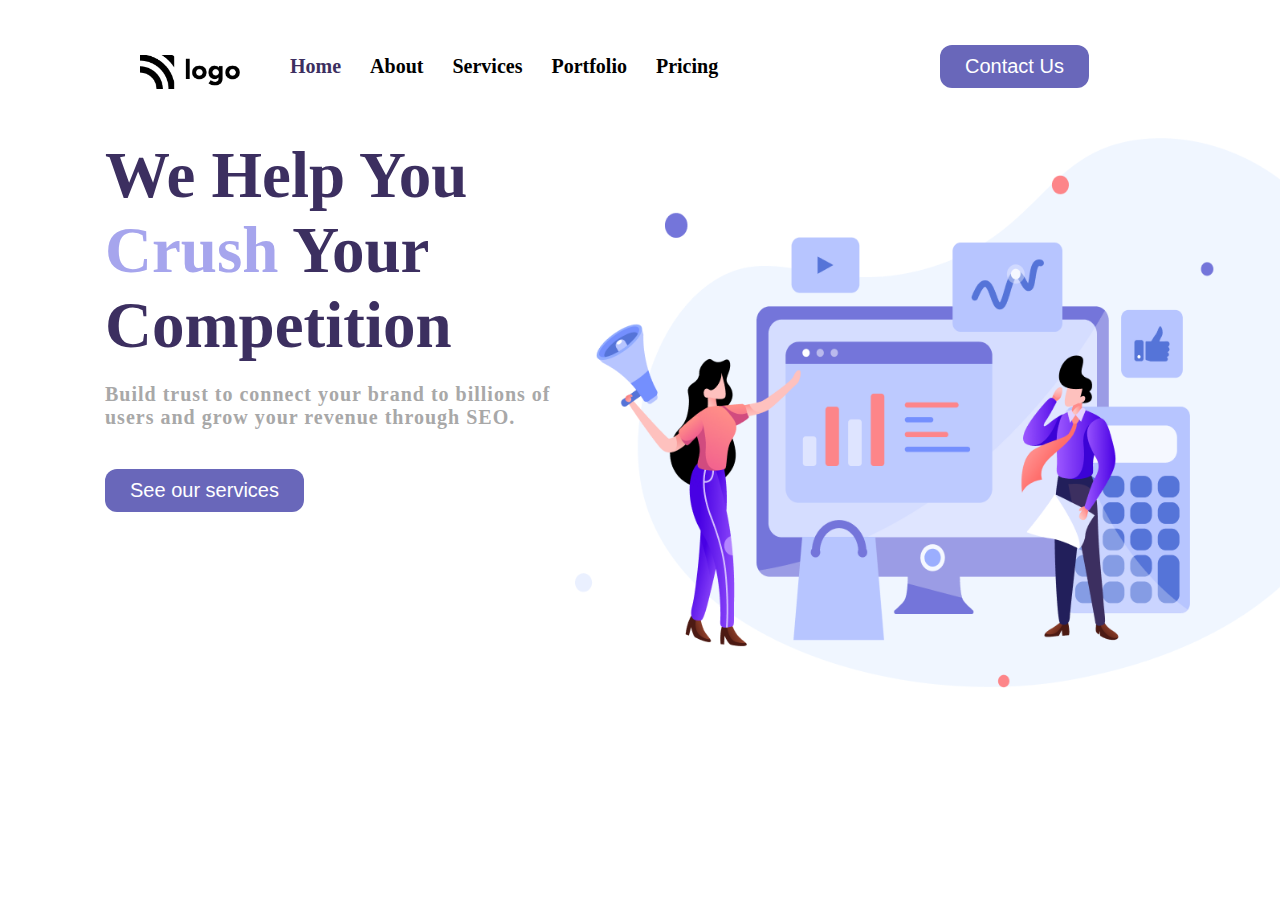
<file: live-class-project-04/index.html>
<!DOCTYPE html>
<html lang="en">
  <head>
    <meta charset="UTF-8" />
    <meta http-equiv="X-UA-Compatible" content="IE=edge" />
    <meta name="viewport" content="width=device-width, initial-scale=1.0" />
    <!-- stylesheet -->
    <link rel="stylesheet" href="style.css" />
    <!-- Font -->
    <link rel="preconnect" href="https://fonts.googleapis.com" />
    <link rel="preconnect" href="https://fonts.gstatic.com" crossorigin />
    <link
      href="https://fonts.googleapis.com/css2?family=Poppins:wght@200;300;400;500;600;700;800&display=swap"
      rel="stylesheet"
    />
    <title>Document</title>
  </head>
  <body>
    <div class="container">
      <section aria-label="navbar">
        <nav class="navbar-container">
          <div>
            <img src="./assets/Logo.png" alt="brand-logo" />
          </div>
          <div class="grow-list">
            <ul class="list">
              <li class="list-item">Home</li>
              <li class="list-item">About</li>
              <li class="list-item">Services</li>
              <li class="list-item">Portfolio</li>
              <li class="list-item">Pricing</li>
            </ul>
          </div>
          <div class="button-group">
            <button class="nav-button">Contact Us</button>
          </div>
        </nav>
      </section>
      <!-- Banner -->
      <section aria-label="banner">
        <div class="banner-container">
          <!-- Left text -->
          <div>
            <h1 class="heading-text">
              We Help You <span>Crush</span> Your Competition
            </h1>
            <p class="description">
              Build trust to connect your brand to billions of users and grow
              your revenue through SEO.
            </p>
            <button class="nav-button btn">See our services</button>
          </div>
          <!-- Right Text -->
          <div>
            <img src="./assets/Header Illustration.png" alt="illustration" />
          </div>
        </div>
      </section>
    </div>
  </body>
</html>
</file>
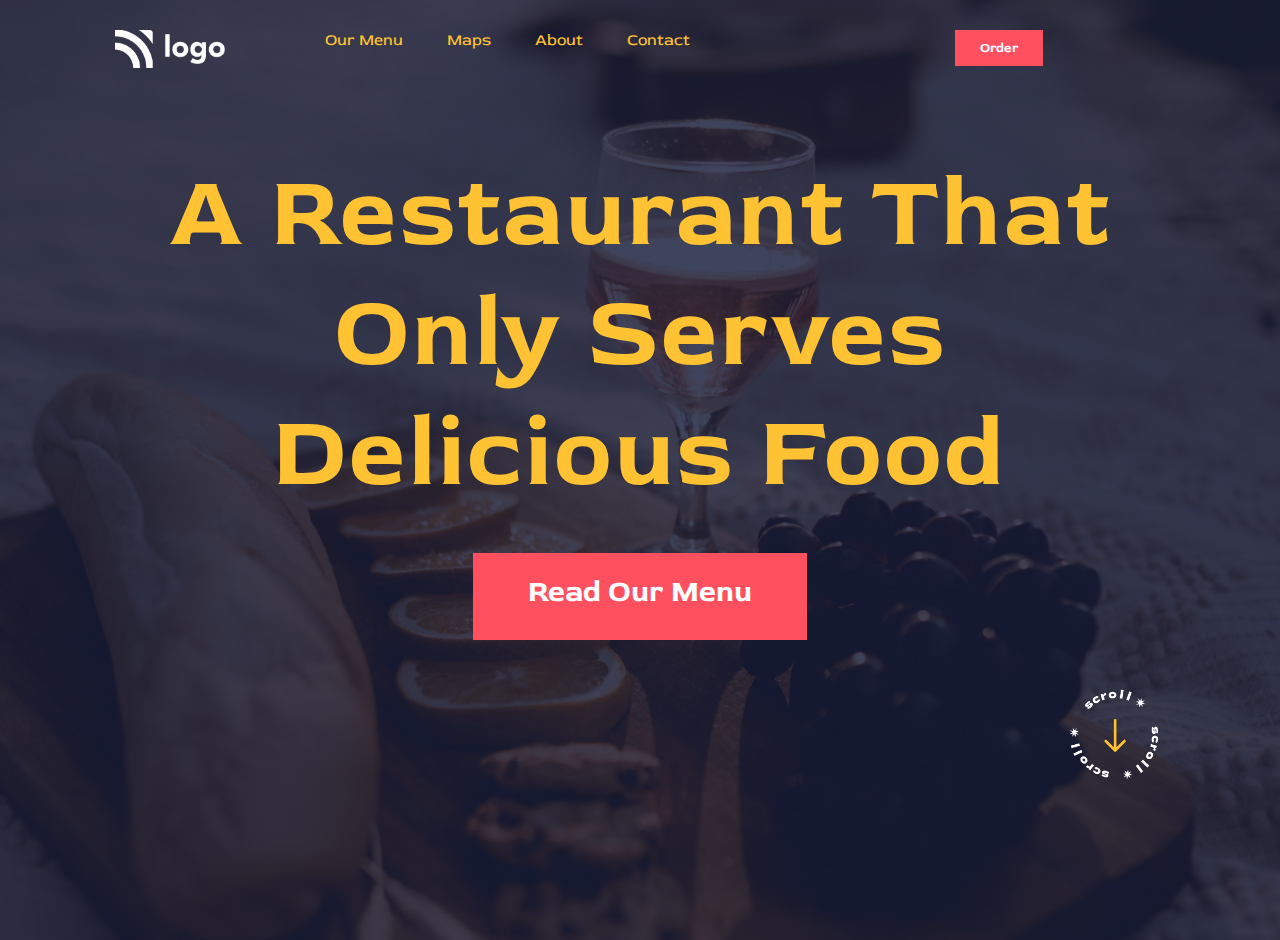
<file: live-class-project-2/index.html>
<!DOCTYPE html>
<html lang="en">
  <head>
    <meta charset="UTF-8" />
    <meta http-equiv="X-UA-Compatible" content="IE=edge" />
    <meta name="viewport" content="width=device-width, initial-scale=1.0" />
    <link rel="stylesheet" href="style.css" />
    <!-- Red Rose Font -->
    <link rel="preconnect" href="https://fonts.googleapis.com" />
    <link rel="preconnect" href="https://fonts.gstatic.com" crossorigin />
    <link
      href="https://fonts.googleapis.com/css2?family=Red+Rose:wght@300;400;500;600;700&display=swap"
      rel="stylesheet"
    />
    <!-- Dela Font -->
    <link rel="preconnect" href="https://fonts.googleapis.com" />
    <link rel="preconnect" href="https://fonts.gstatic.com" crossorigin />
    <link
      href="https://fonts.googleapis.com/css2?family=Dela+Gothic+One&display=swap"
      rel="stylesheet"
    />
    <title>Document</title>
  </head>
  <body>
    <div class="container">
      <section aria-label="navbar">
        <nav class="navbar">
          <div>
            <img src="./assets/white-logo.png" alt="logo" class="logo" />
          </div>
          <div>
            <ul class="list">
              <li class="list-item">Our Menu</li>
              <li class="list-item">Maps</li>
              <li class="list-item">About</li>
              <li class="list-item">Contact</li>
            </ul>
          </div>
          <div>
            <button class="button-small">Order</button>
          </div>
        </nav>
      </section>
      <!-- Hero Section -->
      <section aria-label="hero">
        <div class="hero">
          <h1 class="hero-heading">
            A Restaurant That Only Serves Delicious Food
          </h1>
          <button class="button-large">Read Our Menu</button>
          <div class="bottom">
            <div>
              <img src="./assets/scrool.png" alt="bottom-logo" />
            </div>
          </div>
        </div>
      </section>
    </div>
  </body>
</html>
</file>
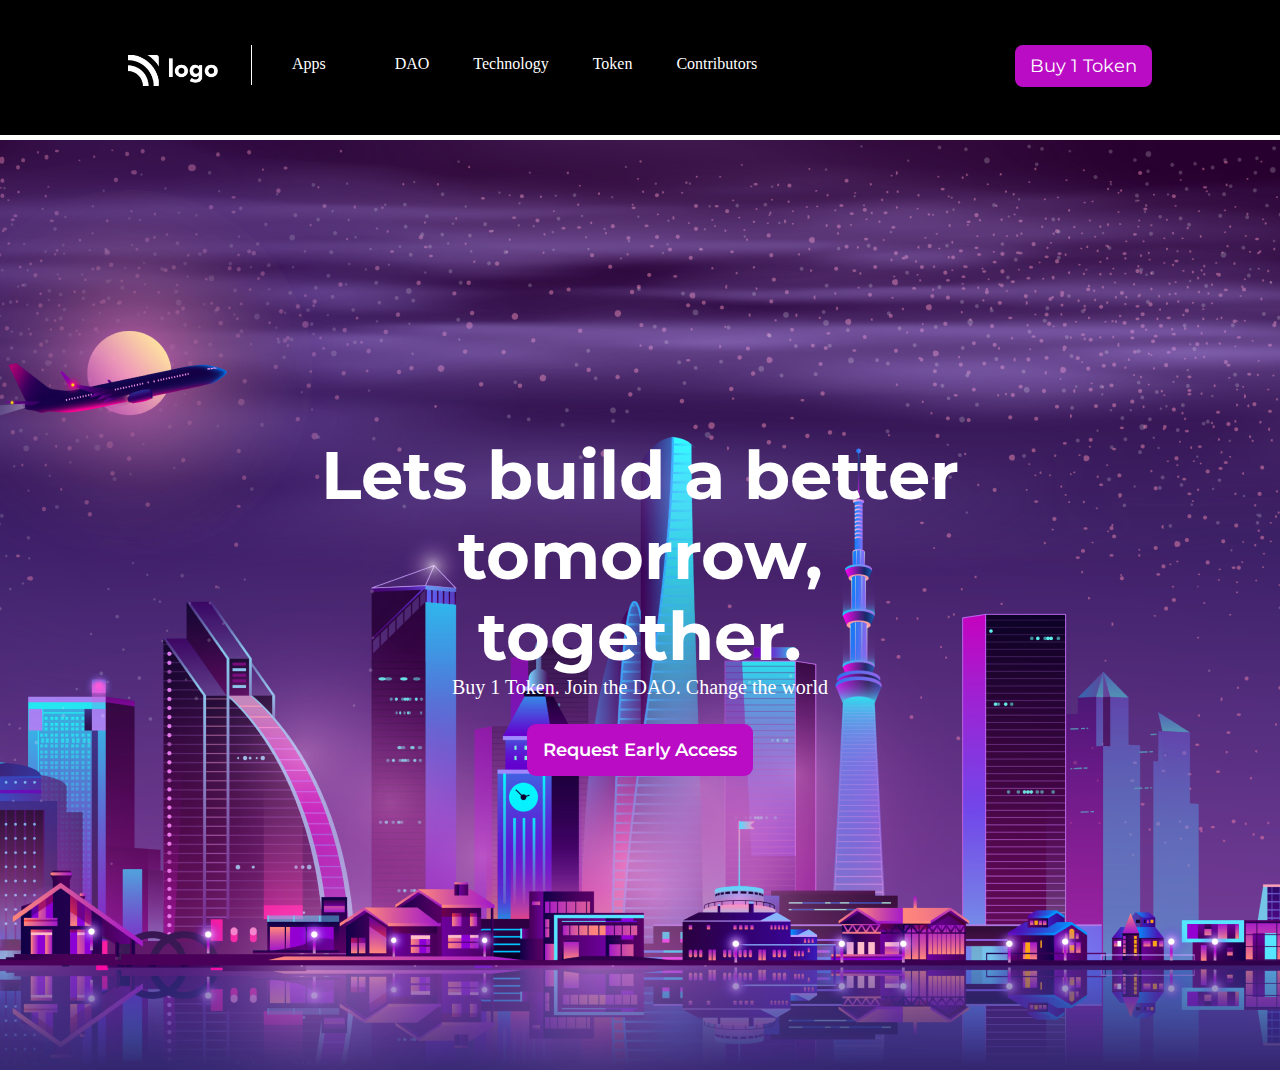
<file: live-class-project-5/index.html>
<!DOCTYPE html>
<html lang="en">
  <head>
    <meta charset="UTF-8" />
    <meta http-equiv="X-UA-Compatible" content="IE=edge" />
    <meta name="viewport" content="width=device-width, initial-scale=1.0" />
    <link rel="stylesheet" href="style.css" />
    <link rel="preconnect" href="https://fonts.googleapis.com" />
    <link rel="preconnect" href="https://fonts.gstatic.com" crossorigin />
    <link
      href="https://fonts.googleapis.com/css2?family=Poppins:wght@200;300;400;500;600;700;800&display=swap"
      rel="stylesheet"
    />
    <link rel="preconnect" href="https://fonts.googleapis.com" />
    <link rel="preconnect" href="https://fonts.gstatic.com" crossorigin />
    <link
      href="https://fonts.googleapis.com/css2?family=Montserrat:wght@600;700;800&display=swap"
      rel="stylesheet"
    />

    <title>Document</title>
  </head>
  <body>
    <div class="container">
      <section aria-label="navbar">
        <nav class="navbar">
          <div>
            <img src="./assets/white-logo.png" alt="logo" class="logo" />
          </div>
          <div class="line"></div>
          <div class="grow-list">
            <ul class="list">
              <li class="list-item">Apps</li>
              <li class="list-item">DAO</li>
              <li class="list-item">Technology</li>
              <li class="list-item">Token</li>
              <li class="list-item">Contributors</li>
            </ul>
          </div>
          <div>
            <button class="button-small">Buy 1 Token</button>
          </div>
        </nav>
      </section>
      <!-- Hero Section -->
      <section aria-label="hero">
        <div class="hero">
          <h1 class="hero-heading">Lets build a better tomorrow, together.</h1>
          <p class="hero-description">
            Buy 1 Token. Join the DAO. Change the world
          </p>
          <button class="button-large">Request Early Access</button>
        </div>
      </section>
    </div>
  </body>
</html>
</file>
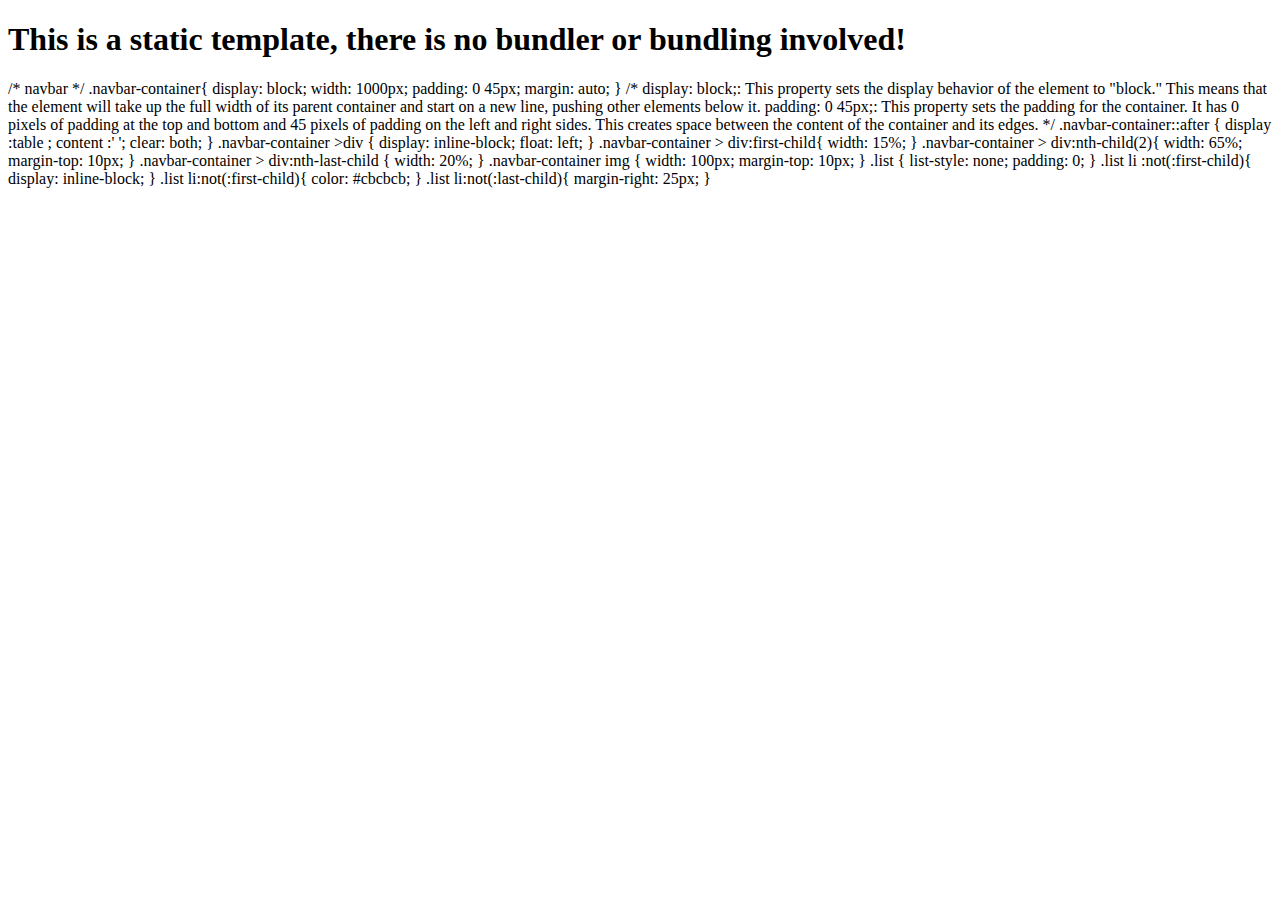
<file: live-class-project-04/test.html>
<!DOCTYPE html>
<html lang="en">
  <head>
    <meta charset="UTF-8">
    <meta name="viewport" content="width=device-width, initial-scale=1.0">
    <meta http-equiv="X-UA-Compatible" content="ie=edge">
    <title>Static Template</title>
  </head>
  <body>
    <h1>This is a static template, there is no bundler or bundling involved!</h1>
  </body>
</html>




/* navbar */

.navbar-container{
  display: block;
  width: 1000px;
  padding: 0 45px;
  margin: auto;
}

/* display: block;: This property sets the display behavior of the element to "block." This means that the element will take up the full width of its parent container and start on a new line, pushing other elements below it.

padding: 0 45px;: This property sets the padding for the container. It has 0 pixels of padding at the top and bottom and 45 pixels of padding on the left and right sides. This creates space between the
content of the container and its edges.
*/


.navbar-container::after {
  display :table ;
  content :' ';
  clear: both;
}

.navbar-container >div {
  display: inline-block;
  float: left;
}

.navbar-container > div:first-child{
  width: 15%;
}


.navbar-container > div:nth-child(2){
  width: 65%;
  margin-top: 10px;
}

.navbar-container > div:nth-last-child {
  width: 20%;
}

.navbar-container img {
  width: 100px;
  margin-top: 10px;
}
.list {
  list-style: none;
  padding: 0;
}

.list li :not(:first-child){
  display: inline-block;

}

.list li:not(:first-child){
  color: #cbcbcb;
}

.list li:not(:last-child){
  margin-right: 25px;
}
</file>
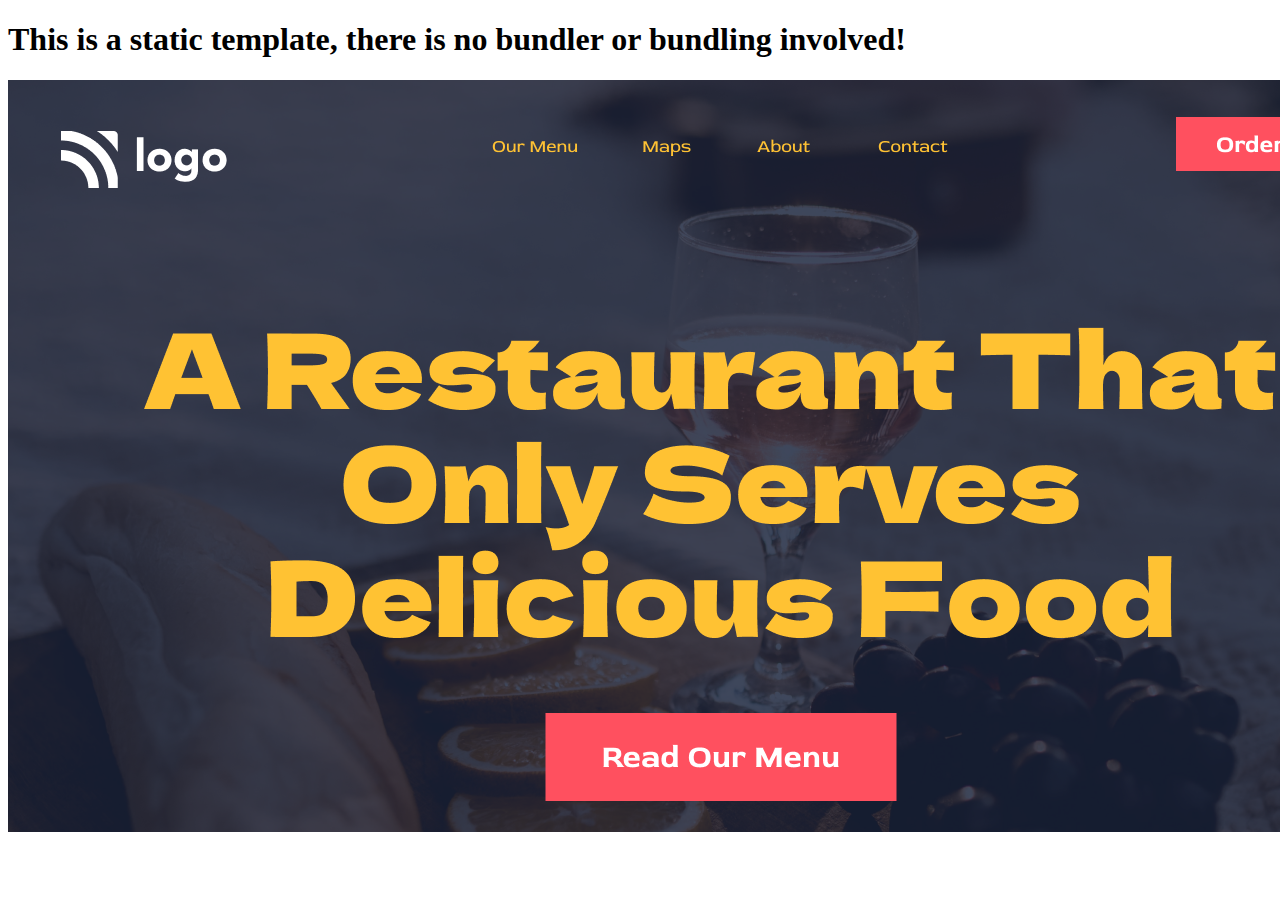
<file: live-class-project-2/test.html>
<!DOCTYPE html>
<html lang="en">
  <head>
    <meta charset="UTF-8">
    <meta name="viewport" content="width=device-width, initial-scale=1.0">
    <meta http-equiv="X-UA-Compatible" content="ie=edge">
    <title>Static Template</title>
  </head>
  <body>
    <h1>This is a static template, there is no bundler or bundling involved!</h1>

    <img src="thumbnail.png">
  </body>
</html>
</file>
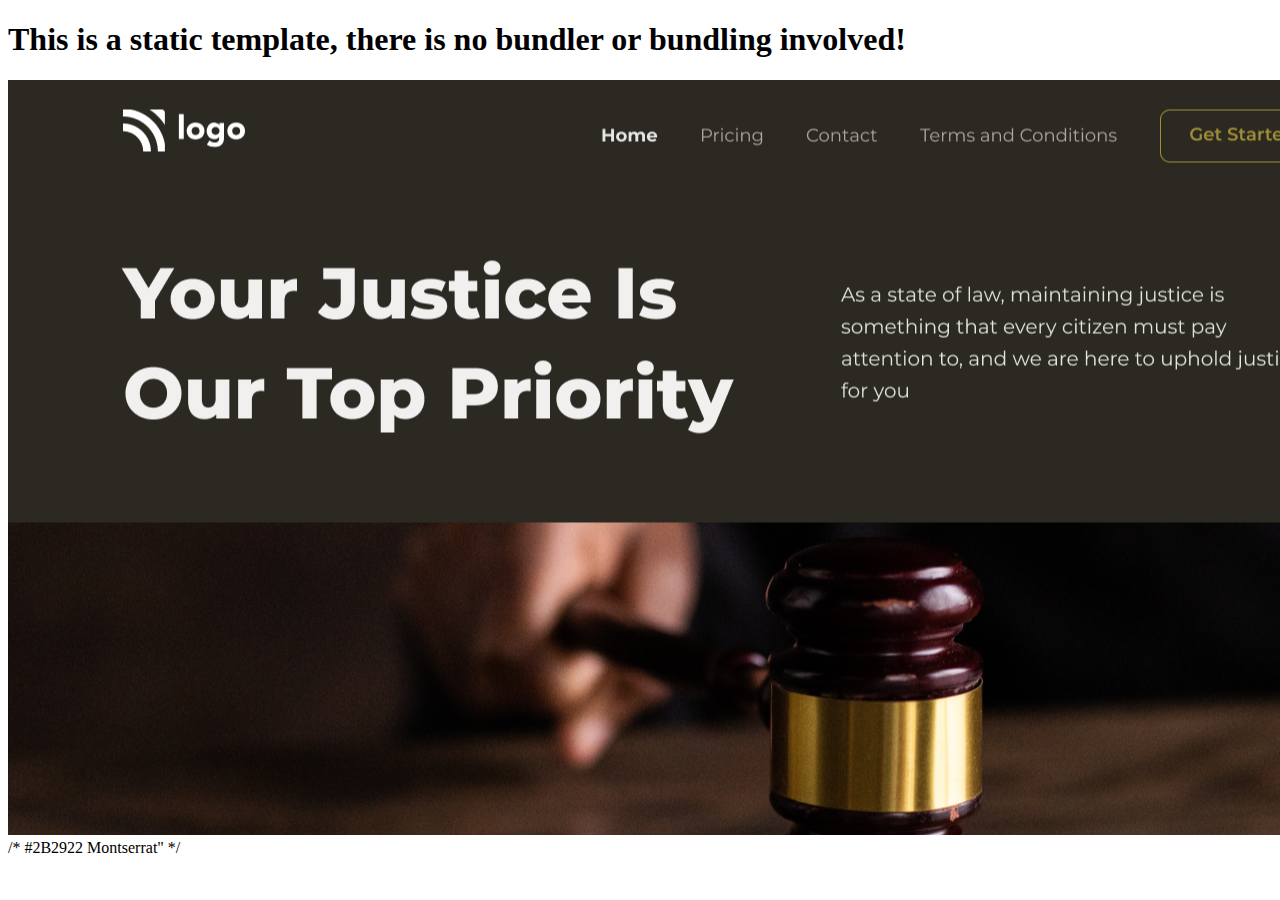
<file: live-class-project-3 (2)/test.html>
<!DOCTYPE html>
<html lang="en">
  <head>
    <meta charset="UTF-8">
    <meta name="viewport" content="width=device-width, initial-scale=1.0">
    <meta http-equiv="X-UA-Compatible" content="ie=edge">
    <title>Static Template</title>
  </head>
  <body>
    <h1>This is a static template, there is no bundler or bundling involved!</h1>
    <img src="assets/thumbnail.png" alt="" srcset="">
  </body>
</html>


/* #2B2922
Montserrat" */
</file>
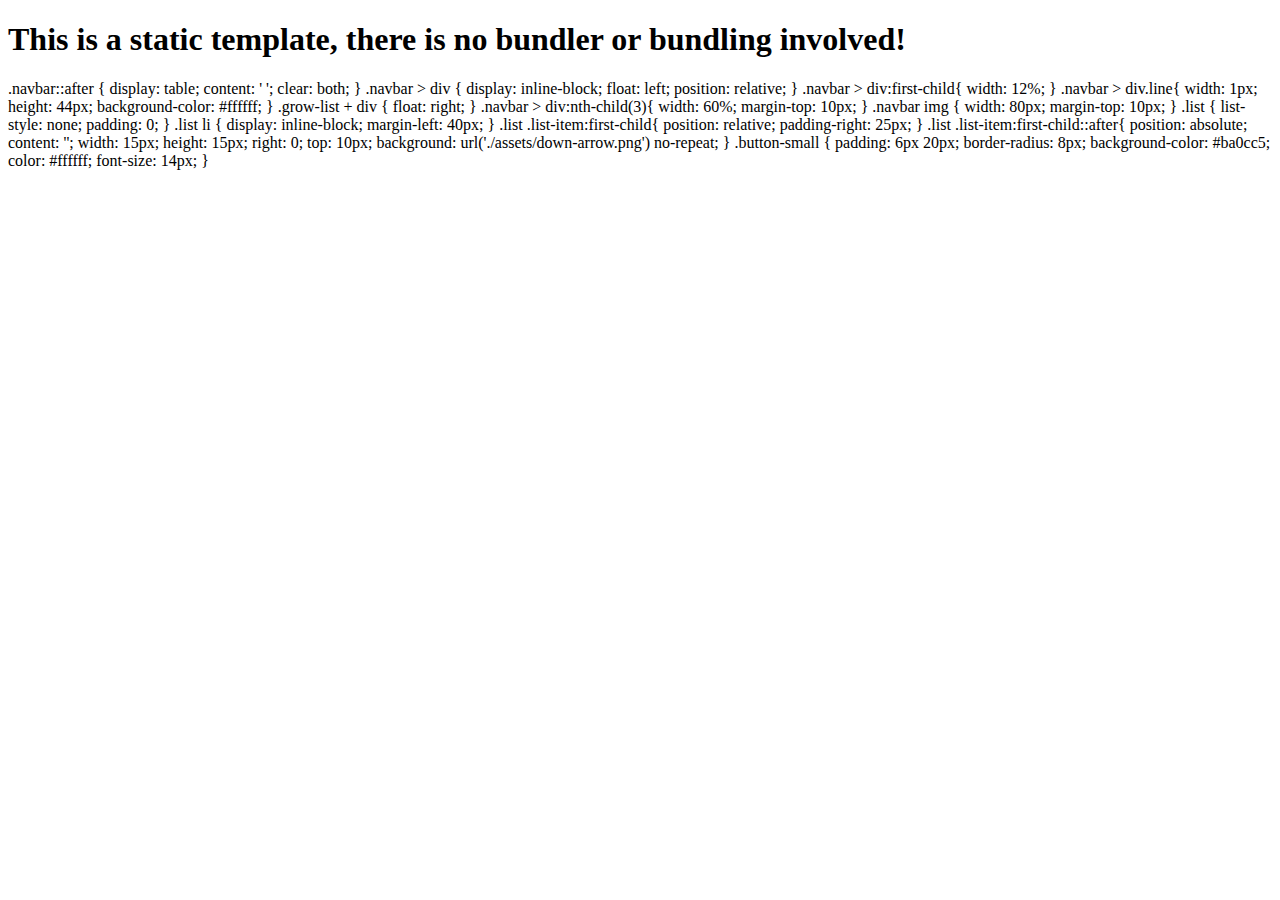
<file: live-class-project-5/test.html>
<!DOCTYPE html>
<html lang="en">
  <head>
    <meta charset="UTF-8">
    <meta name="viewport" content="width=device-width, initial-scale=1.0">
    <meta http-equiv="X-UA-Compatible" content="ie=edge">
    <title>Static Template</title>
  </head>
  <body>
    <h1>This is a static template, there is no bundler or bundling involved!</h1>
  </body>
</html>



.navbar::after  {
  display: table;
  content: ' ';
  clear: both;
}

.navbar > div {
  display: inline-block;
  float: left;
  position: relative;
}

.navbar > div:first-child{
  width: 12%;
}
.navbar > div.line{
  width: 1px;
  height: 44px;
  background-color: #ffffff;
}

.grow-list + div {
  float: right;
}

.navbar > div:nth-child(3){
  width: 60%;
  margin-top: 10px;
}



.navbar img {
  width: 80px;
  margin-top: 10px;
}

.list {
  list-style: none;
  padding: 0; 
}

.list li {
  display: inline-block;
  margin-left: 40px;

}

.list .list-item:first-child{
  position: relative;
  padding-right: 25px;
}
.list .list-item:first-child::after{
  position: absolute;
  content: '';
  width: 15px;
  height: 15px;
  right: 0;
  top: 10px;
  background: url('./assets/down-arrow.png') no-repeat; 
}
.button-small {
  padding: 6px 20px;
  border-radius: 8px;
  background-color: #ba0cc5;
  color: #ffffff;
  font-size: 14px;
}
</file>
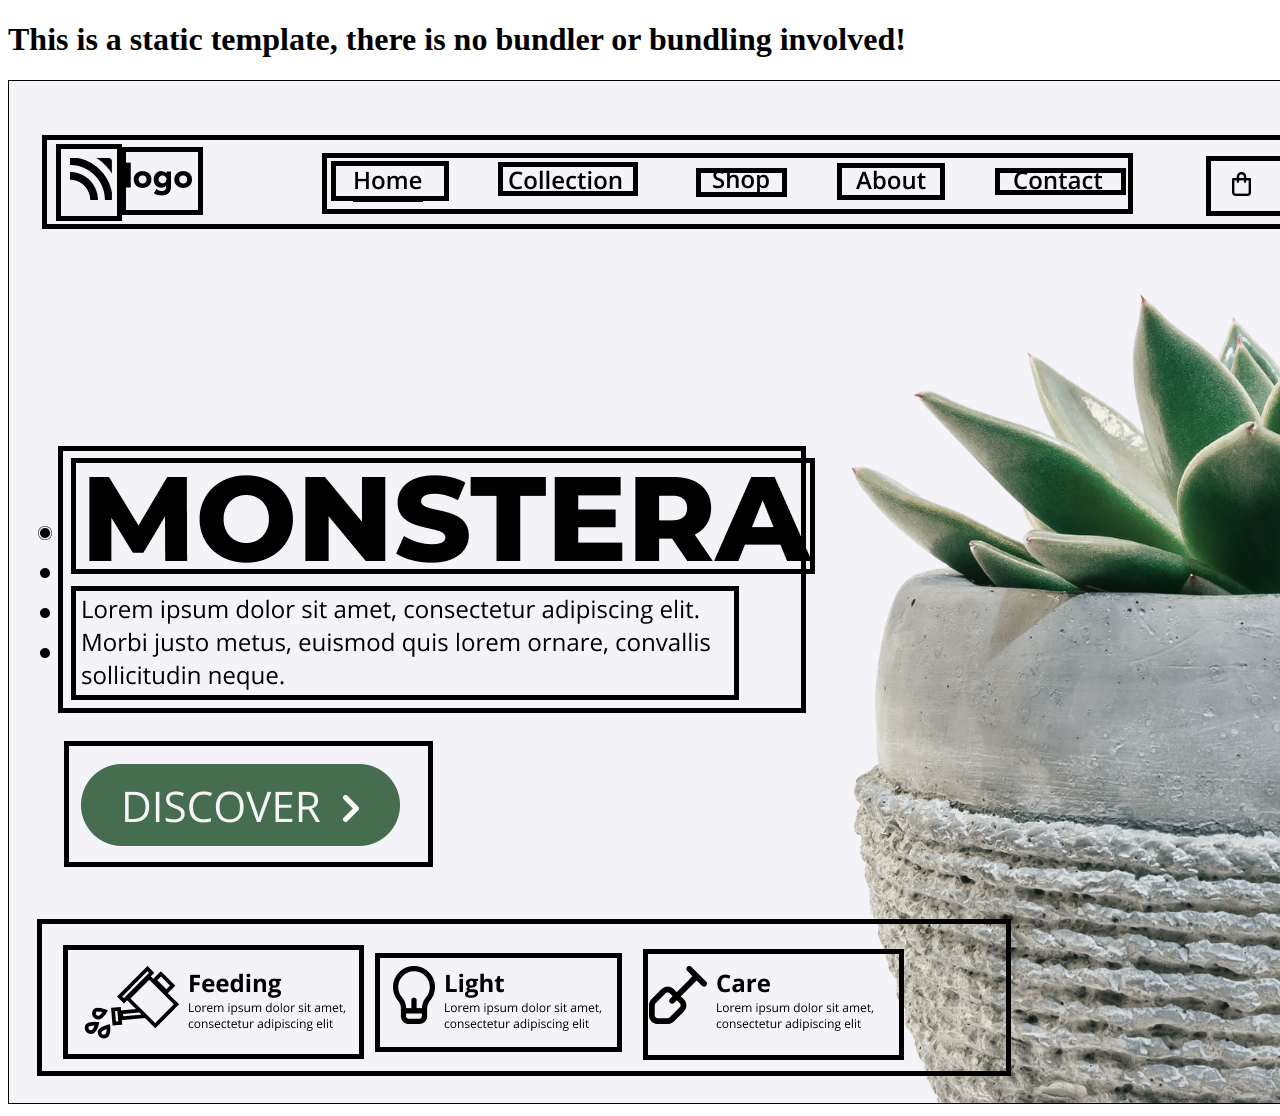
<file: live-class-project-6 (1)/test.html>
<!DOCTYPE html>
<html lang="en">
  <head>
    <meta charset="UTF-8">
    <meta name="viewport" content="width=device-width, initial-scale=1.0">
    <meta http-equiv="X-UA-Compatible" content="ie=edge">
    <title>Static Template</title>
  </head>
  <body>
    <h1>This is a static template, there is no bundler or bundling involved!</h1>
    <img src="./photos/6.png" alt="" srcset="">
  </body>
</html>
</file>
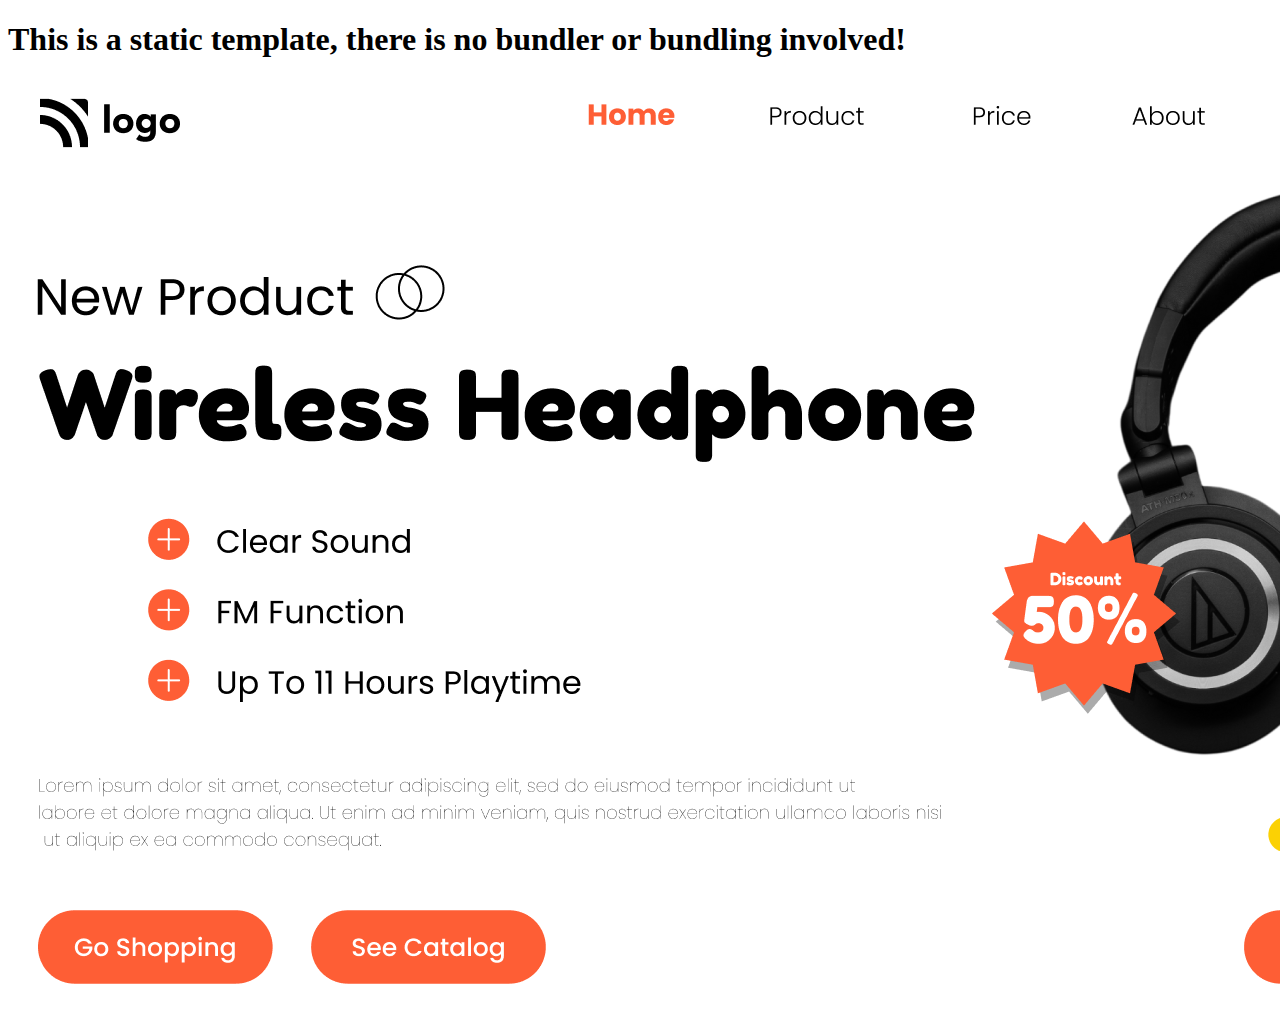
<file: live-class-project-7/test.html>
<!DOCTYPE html>
<html lang="en">
  <head>
    <meta charset="UTF-8">
    <meta name="viewport" content="width=device-width, initial-scale=1.0">
    <meta http-equiv="X-UA-Compatible" content="ie=edge">
    <title>Static Template</title>
  </head>
  <body>
    <h1>This is a static template, there is no bundler or bundling involved!</h1>
    <img src="./images/thumbnail.png">
  </body>
</html>
</file>
<file: live-class-project-04/style.css>
*{
    margin: 0;
    padding: 0;
    box-sizing: border-box;
    font-family: 'Poppins' sans-serif;

}

body{
    font-size: 16px;
    color:#3C2F60 ;

}


.navbar-container{
    display: block;
    margin: auto;
    padding: 45px 0;
    width: 1000px;
}

.navbar-container::after{
   display: block;
   content: '';
   clear: both;
 }

 .navbar-container > div{
    display: inline-block;
    float: left;
 }

 .navbar-container > div:first-child {
     width: 15%;
 }


 .navbar-container > div:nth-child(2) {
    width: 65%;
    margin-top: 10px ;
 }

 .navbar-container > div:last-child{
    width: 20%;
 }


.navbar-container img {
    width: 100px;
    margin-top: 10px;
}

.list{
    list-style: none;
    padding: 0;
}

.list li {
    display: inline-block;
    font-size: 20px;
    font-weight: 900;
}

.list li:not(:first-child){
    color: black;
}

.list li:not(:last-child) {
    margin-right: 25px;
}


.nav-button{
    padding: 10px 25px;
    border: none;
    border-radius: 12px;
    font-size: 20px;
    color: #ffff;
    background-color: #6967ba;
}


.banner-container{
       width: 1175px;
       margin-left: auto;
}

.banner-container > div{
    display: inline-block;
    float: left;
}


.banner-container > div:first-child{
    max-width: 40%;
}

.banner-container > div:last-child{
    max-width: 60%;
}

.banner-container > div:last-child img{
    max-width: 100%;

}

.heading-text {
    font-size: 65px;
    font-weight: 700;
    line-height: 1.15;
    margin-bottom: 20px;
}

.heading-text span {
    color: #a6a5ed;
}

.description{
    font-size: 20px;
    letter-spacing: 1px;
    font-weight: 900;
    margin-bottom: 40px;
    color: #A8A8A8;
}





























/* #CBCBCB 
3C2F60 #6967BA*/
</file>
<file: live-class-project-2/style.css>
* {
  margin: 0;
  padding: 0;
  box-sizing: border-box;
  font-family: "Red Rose", cursive;
}

body {
  color: #ffc233;
  font-size: 16px;  
}

.container{
      position: relative;
      width: 100%;
      background: url(./assets/pexels-maxyne-barcel.png) no-repeat;
      padding-bottom: 300px;
      background-size: 100% 100%;
}
/* before img */

.container::before{
  position: absolute;
  content: '';
  width: 100%;
  top: 0;
  bottom: 0;
  left: 0;
  right: 0;
  margin: auto;
  background-color: #151b38;
  opacity: 0.8;
}

/* ------------------------------ */
/* ---------- NAVBAR ------------ */
/* ------------------------------ */

.navbar,
.hero {
  position: relative;
  max-width: 1050px;
  margin: auto;
}
.navbar {
  display: block;
  width: 100%;
  margin: auto;
  padding: 30px 0 80px;
}

.navbar::after {
  display: table;
  content: '';
  clear: both;
}

.navbar > div{
  display: inline-block;
  float: left;
}

.navbar > div:first-child{
  width: 20%;
}
.navbar > div:nth-child(2){
  width: 60%;
}

.navbar > div:last-child{
  width: 20%;
}

.navbar img {
  max-width: 110px;
}

.list {
  list-style: none;
  padding: 0;
}

.list li {
  display: inline-block;
  font-weight: 400;
  text-align:center ;
}

.list li:not(:last-child){
  margin-right: 40px;
}

.button-small{
  padding: 10px 25px;
  background-color: #FF505F;
  color: #ffffff;
  /* border-radius: 1px solid #000000; */
  border: none;
  font-weight: 800;
}

/* <!-- Hero Section --> */

.hero {
  text-align: center;
}

.hero-heading{
 margin-bottom: 40px;
 font-size: 100px;
 font-weight: 800;
 text-align: center;
 line-height: 1.2;
 letter-spacing: 2px;
 
}

.button-large{
  padding: 20px 55px;
  background-color: #FF505F;
  color: #ffffff;
  /* border-radius: 1px solid #000000; */
  border: none;
  font-size: 30px;
  padding-bottom: 30px;
  font-weight: 900;

}

.bottom img {
  position: absolute;
  content: '';
  right:0;
  width: 100px;
  height: 100px;
  bottom: -145px;

}
</file>
<file: live-class-project-5/style.css>
/* 12:14  */
/* 12:53am */
/* basic overlay reset */
*{
  margin: 0;
  padding: 0;
  box-sizing: border-box;
  font-family: 'Poppins' sans-serif;
}
body {
  font-size: 16px;
  color:#FFFFFF ;
}

/* navbar background its black  */

section[aria-label='navbar'
]{
  display: block;
  background-color: #000000;
  background-position: 100%;
  padding: 45px 0;
}

.navbar {
  max-width: 80%;
  margin: auto;
}

.navbar::after{
  display: table;
  content: '';
  clear: both;
}

.navbar > div{
  display: inline-block;
  float: left;
  position: relative;

}

.navbar > div:first-child{
  width: 12%;
}

.navbar > div.line{
 background-color: #FFFFFF;
  width: 1px;
  height: 40px;
}

.grow-list+div{
  float: right;
} 

.navbar > div:nth-child(3){
   width: 60%;
   margin-top: 10px;
}

.navbar img {
  width: 90px;
  margin-top: 10px;
}

.list{
  list-style: none;
  padding: 0;
}

.list li{
  display: inline-block;
  
  margin-left: 40px;
}

.list .list-item:first-child{
  position: relative;
  padding-right: 25px;
}
.list .list-item:first-child::after{
  position: absolute;
  content: '';
  width: 15px;
  height: 15px;
  right: 0;
  top: 10px;
  background: url('./assets/down-arrow.png') no-repeat; 
}
.button-small{
  padding: 10px 15px;
  font-size: 18px;
  border: 0;
  border-radius: 8px;
  background-color: #ba0cc5;
  color: #FFFFFF;
  font-family: 'Montserrat';
}

/* hero section */


section[aria-label='hero']{
  width: 100%;
  background: url(./assets/bg.png)no-repeat;
  background-position: 100%;
  padding: 300px 0;
  text-align: center;
}

.hero{
 max-width:50%;
 margin: auto;
  
}
.hero-heading{
  font-size: 67px;
  line-height: 1.2;

  font-family: 'Montserrat';
}

.hero-description
{
  margin-bottom: 25px;
  font-size: 20px;

}

.button-large {
  padding: 15px 16px;
  border: 0;
  border-radius: 9px;
  background-color:#ba0cc5 ;
  color: #FFFFFF;
  font-family: 'Montserrat';
  font-size: 18px;
  font-weight: 600;
}
</file>
